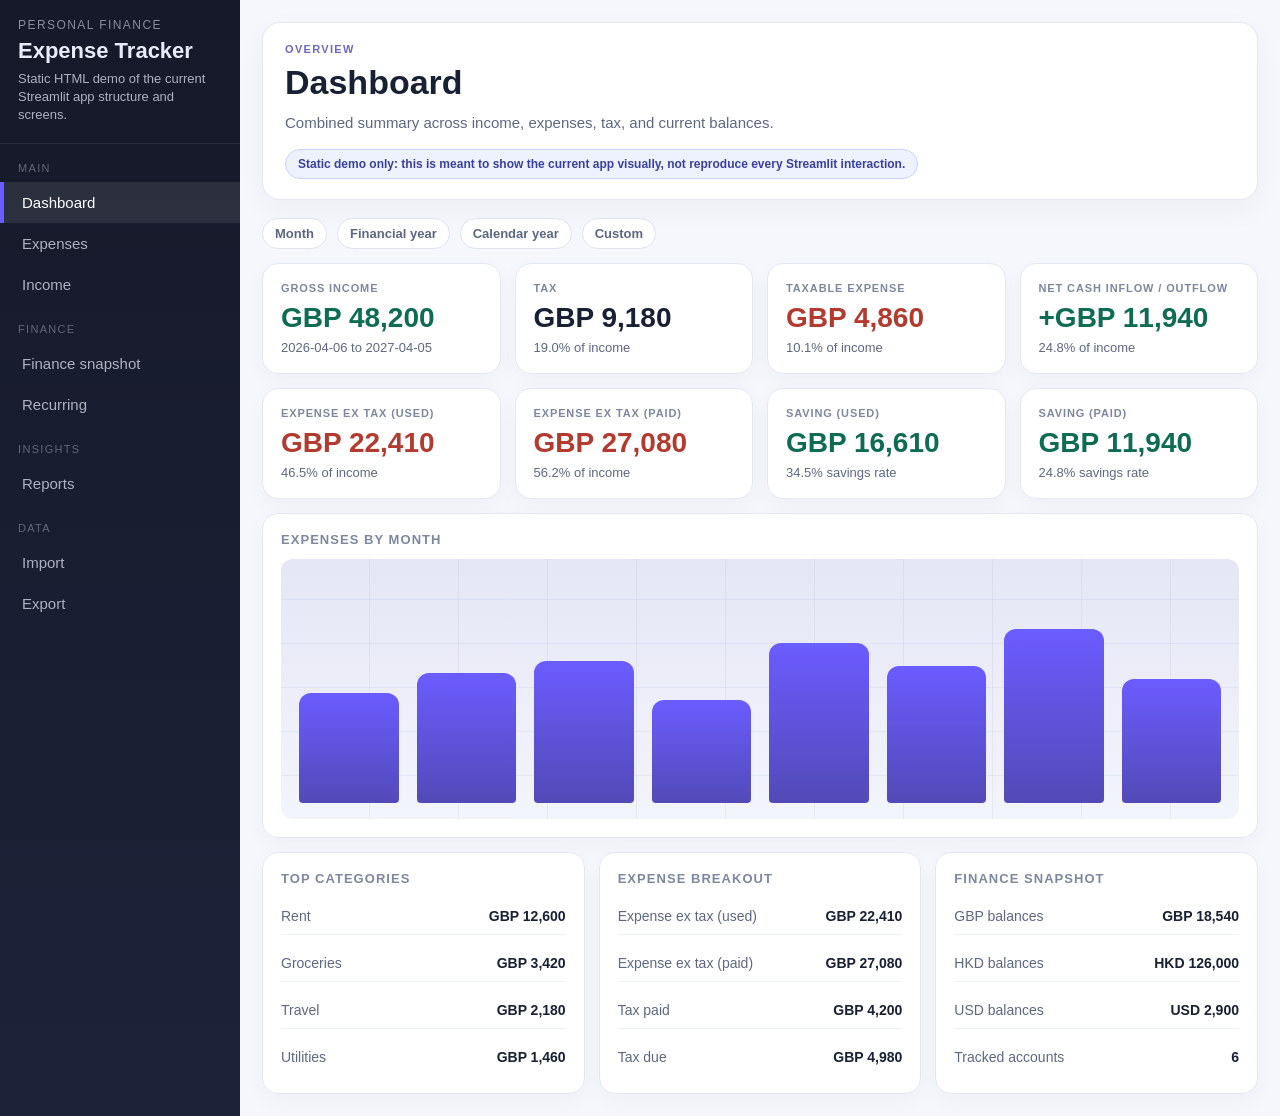
<file: streamlit_snapshot_demo.html>
<!DOCTYPE html>
<html lang="en">
<head>
<meta charset="UTF-8">
<meta name="viewport" content="width=device-width, initial-scale=1.0">
<title>Expense Tracker Streamlit Snapshot Demo</title>
<style>
* { box-sizing: border-box; }
html, body { margin: 0; padding: 0; font-family: "Segoe UI", Arial, sans-serif; background: #f5f7fc; color: #182033; }
body { min-height: 100vh; }
a { color: inherit; }
.app { display: grid; grid-template-columns: 240px 1fr; min-height: 100vh; }
.sidebar { background: linear-gradient(180deg, #151929 0%, #1c2238 100%); color: #e7ecf9; padding: 18px 0; }
.brand { padding: 0 18px 18px; border-bottom: 1px solid rgba(255, 255, 255, 0.08); }
.brand-kicker { font-size: 12px; text-transform: uppercase; letter-spacing: 0.12em; color: rgba(231, 236, 249, 0.55); }
.brand-title { font-size: 22px; font-weight: 700; margin-top: 6px; }
.brand-sub { font-size: 13px; color: rgba(231, 236, 249, 0.72); margin-top: 6px; line-height: 1.4; }
.nav-group { padding: 18px 0 0; }
.nav-title { padding: 0 18px 8px; font-size: 11px; text-transform: uppercase; letter-spacing: 0.12em; color: rgba(231, 236, 249, 0.36); }
.nav-btn {
  width: 100%;
  border: 0;
  background: transparent;
  color: rgba(231, 236, 249, 0.72);
  text-align: left;
  padding: 12px 18px;
  font-size: 15px;
  cursor: pointer;
  border-left: 4px solid transparent;
}
.nav-btn:hover { background: rgba(255, 255, 255, 0.06); color: #fff; }
.nav-btn.active { background: rgba(255, 255, 255, 0.09); color: #fff; border-left-color: #6b5cff; }
.main { padding: 22px; }
.hero {
  background: #fff;
  border: 1px solid #e3e8f3;
  border-radius: 18px;
  padding: 20px 22px;
  box-shadow: 0 10px 30px rgba(15, 23, 42, 0.04);
}
.hero-kicker { text-transform: uppercase; letter-spacing: 0.12em; font-size: 11px; font-weight: 700; color: #6d67c5; }
.hero-title { font-size: 34px; font-weight: 700; margin-top: 8px; }
.hero-desc { font-size: 15px; color: #5d6781; margin-top: 10px; max-width: 920px; line-height: 1.5; }
.hero-note {
  margin-top: 14px;
  display: inline-block;
  background: #eef2ff;
  color: #3940a0;
  border: 1px solid #c7d2fe;
  border-radius: 999px;
  padding: 7px 12px;
  font-size: 12px;
  font-weight: 600;
}
.section { display: none; margin-top: 18px; }
.section.active { display: block; }
.toolbar { display: flex; gap: 10px; flex-wrap: wrap; margin-bottom: 14px; }
.pill {
  padding: 7px 12px;
  border: 1px solid #dce3f1;
  border-radius: 999px;
  background: #fff;
  color: #5d6781;
  font-size: 13px;
  font-weight: 600;
}
.grid-4, .grid-3, .grid-2 { display: grid; gap: 14px; }
.grid-4 { grid-template-columns: repeat(4, minmax(0, 1fr)); }
.grid-3 { grid-template-columns: repeat(3, minmax(0, 1fr)); }
.grid-2 { grid-template-columns: repeat(2, minmax(0, 1fr)); }
.card {
  background: #fff;
  border: 1px solid #e3e8f3;
  border-radius: 16px;
  padding: 18px;
  box-shadow: 0 8px 24px rgba(15, 23, 42, 0.03);
}
.metric-label { font-size: 11px; text-transform: uppercase; letter-spacing: 0.08em; color: #7d879f; font-weight: 700; }
.metric-value { font-size: 28px; font-weight: 700; margin-top: 8px; }
.metric-value.pos { color: #0e6c55; }
.metric-value.neg { color: #b23a2f; }
.metric-sub { margin-top: 6px; font-size: 13px; color: #5d6781; }
.card-title { font-size: 13px; text-transform: uppercase; letter-spacing: 0.08em; color: #7d879f; font-weight: 700; margin-bottom: 12px; }
.card-subtitle { font-size: 14px; font-weight: 700; margin-bottom: 12px; color: #182033; }
.placeholder-chart {
  height: 260px;
  border-radius: 12px;
  background:
    linear-gradient(180deg, rgba(83, 74, 183, 0.10), rgba(83, 74, 183, 0.02)),
    repeating-linear-gradient(
      to right,
      transparent 0,
      transparent 88px,
      rgba(24, 32, 51, 0.05) 88px,
      rgba(24, 32, 51, 0.05) 89px
    ),
    repeating-linear-gradient(
      to top,
      #f6f8fd 0,
      #f6f8fd 43px,
      #e9eef8 43px,
      #e9eef8 44px
    );
  position: relative;
  overflow: hidden;
}
.bars {
  position: absolute;
  left: 18px;
  right: 18px;
  bottom: 16px;
  top: 16px;
  display: flex;
  align-items: end;
  gap: 18px;
}
.bar {
  flex: 1;
  background: linear-gradient(180deg, #6b5cff 0%, #534ab7 100%);
  border-radius: 12px 12px 4px 4px;
  min-width: 18px;
}
.list { display: grid; gap: 10px; }
.list-row {
  display: flex;
  justify-content: space-between;
  gap: 16px;
  padding: 10px 0;
  border-bottom: 1px solid #edf1f8;
  font-size: 14px;
}
.list-row:last-child { border-bottom: 0; }
.list-muted { color: #5d6781; }
.list-strong { font-weight: 700; }
.table-wrap { overflow-x: auto; }
table { width: 100%; border-collapse: collapse; font-size: 14px; }
th, td { padding: 11px 10px; border-bottom: 1px solid #edf1f8; text-align: left; white-space: nowrap; }
th { font-size: 11px; text-transform: uppercase; letter-spacing: 0.08em; color: #7d879f; background: #f8faff; }
.form-grid { display: grid; grid-template-columns: repeat(2, minmax(0, 1fr)); gap: 12px; }
.field label { display: block; font-size: 11px; text-transform: uppercase; letter-spacing: 0.08em; color: #7d879f; font-weight: 700; margin-bottom: 6px; }
.fake-input, .fake-select, .fake-textarea {
  width: 100%;
  border: 1px solid #d8e0ef;
  border-radius: 10px;
  background: #fff;
  color: #182033;
  padding: 11px 12px;
  font-size: 14px;
}
.fake-textarea { min-height: 92px; }
.button-row { display: flex; gap: 10px; flex-wrap: wrap; margin-top: 14px; }
.button-primary, .button-secondary {
  border-radius: 10px;
  padding: 10px 14px;
  font-size: 14px;
  font-weight: 700;
  border: 1px solid transparent;
}
.button-primary { background: #534ab7; color: #fff; }
.button-secondary { background: #fff; color: #182033; border-color: #d8e0ef; }
.tag {
  display: inline-block;
  border-radius: 999px;
  padding: 4px 10px;
  font-size: 12px;
  font-weight: 700;
  background: #eef2ff;
  color: #4f46b8;
}
.split-note {
  margin-top: 10px;
  color: #5d6781;
  font-size: 13px;
  line-height: 1.5;
}
@media (max-width: 1100px) {
  .app { grid-template-columns: 1fr; }
  .sidebar { padding-bottom: 10px; }
  .grid-4 { grid-template-columns: repeat(2, minmax(0, 1fr)); }
  .grid-3 { grid-template-columns: 1fr; }
  .grid-2 { grid-template-columns: 1fr; }
}
@media (max-width: 680px) {
  .main { padding: 14px; }
  .hero { padding: 18px; }
  .hero-title { font-size: 28px; }
  .grid-4 { grid-template-columns: 1fr; }
  .form-grid { grid-template-columns: 1fr; }
  .nav-btn { font-size: 14px; }
}
</style>
</head>
<body>
<div class="app">
  <aside class="sidebar">
    <div class="brand">
      <div class="brand-kicker">Personal Finance</div>
      <div class="brand-title">Expense Tracker</div>
      <div class="brand-sub">Static HTML demo of the current Streamlit app structure and screens.</div>
    </div>

    <div class="nav-group">
      <div class="nav-title">Main</div>
      <button class="nav-btn active" data-target="dashboard">Dashboard</button>
      <button class="nav-btn" data-target="expenses">Expenses</button>
      <button class="nav-btn" data-target="income">Income</button>
    </div>

    <div class="nav-group">
      <div class="nav-title">Finance</div>
      <button class="nav-btn" data-target="finance">Finance snapshot</button>
      <button class="nav-btn" data-target="recurring">Recurring</button>
    </div>

    <div class="nav-group">
      <div class="nav-title">Insights</div>
      <button class="nav-btn" data-target="reports">Reports</button>
    </div>

    <div class="nav-group">
      <div class="nav-title">Data</div>
      <button class="nav-btn" data-target="import">Import</button>
      <button class="nav-btn" data-target="export">Export</button>
    </div>
  </aside>

  <main class="main">
    <section class="hero">
      <div class="hero-kicker" id="hero-kicker">Overview</div>
      <div class="hero-title" id="hero-title">Dashboard</div>
      <div class="hero-desc" id="hero-desc">Combined summary across income, expenses, tax, and current balances.</div>
      <div class="hero-note">Static demo only: this is meant to show the current app visually, not reproduce every Streamlit interaction.</div>
    </section>

    <section class="section active" id="section-dashboard">
      <div class="toolbar">
        <div class="pill">Month</div>
        <div class="pill">Financial year</div>
        <div class="pill">Calendar year</div>
        <div class="pill">Custom</div>
      </div>

      <div class="grid-4">
        <div class="card"><div class="metric-label">Gross income</div><div class="metric-value pos">GBP 48,200</div><div class="metric-sub">2026-04-06 to 2027-04-05</div></div>
        <div class="card"><div class="metric-label">Tax</div><div class="metric-value">GBP 9,180</div><div class="metric-sub">19.0% of income</div></div>
        <div class="card"><div class="metric-label">Taxable expense</div><div class="metric-value neg">GBP 4,860</div><div class="metric-sub">10.1% of income</div></div>
        <div class="card"><div class="metric-label">Net Cash Inflow / Outflow</div><div class="metric-value pos">+GBP 11,940</div><div class="metric-sub">24.8% of income</div></div>
        <div class="card"><div class="metric-label">Expense ex Tax (Used)</div><div class="metric-value neg">GBP 22,410</div><div class="metric-sub">46.5% of income</div></div>
        <div class="card"><div class="metric-label">Expense ex Tax (Paid)</div><div class="metric-value neg">GBP 27,080</div><div class="metric-sub">56.2% of income</div></div>
        <div class="card"><div class="metric-label">Saving (Used)</div><div class="metric-value pos">GBP 16,610</div><div class="metric-sub">34.5% savings rate</div></div>
        <div class="card"><div class="metric-label">Saving (Paid)</div><div class="metric-value pos">GBP 11,940</div><div class="metric-sub">24.8% savings rate</div></div>
      </div>

      <div class="card" style="margin-top: 14px;">
        <div class="card-title">Expenses by month</div>
        <div class="placeholder-chart">
          <div class="bars">
            <div class="bar" style="height: 48%;"></div>
            <div class="bar" style="height: 57%;"></div>
            <div class="bar" style="height: 62%;"></div>
            <div class="bar" style="height: 45%;"></div>
            <div class="bar" style="height: 70%;"></div>
            <div class="bar" style="height: 60%;"></div>
            <div class="bar" style="height: 76%;"></div>
            <div class="bar" style="height: 54%;"></div>
          </div>
        </div>
      </div>

      <div class="grid-3" style="margin-top: 14px;">
        <div class="card">
          <div class="card-title">Top categories</div>
          <div class="list">
            <div class="list-row"><span class="list-muted">Rent</span><span class="list-strong">GBP 12,600</span></div>
            <div class="list-row"><span class="list-muted">Groceries</span><span class="list-strong">GBP 3,420</span></div>
            <div class="list-row"><span class="list-muted">Travel</span><span class="list-strong">GBP 2,180</span></div>
            <div class="list-row"><span class="list-muted">Utilities</span><span class="list-strong">GBP 1,460</span></div>
          </div>
        </div>
        <div class="card">
          <div class="card-title">Expense breakout</div>
          <div class="list">
            <div class="list-row"><span class="list-muted">Expense ex tax (used)</span><span class="list-strong">GBP 22,410</span></div>
            <div class="list-row"><span class="list-muted">Expense ex tax (paid)</span><span class="list-strong">GBP 27,080</span></div>
            <div class="list-row"><span class="list-muted">Tax paid</span><span class="list-strong">GBP 4,200</span></div>
            <div class="list-row"><span class="list-muted">Tax due</span><span class="list-strong">GBP 4,980</span></div>
          </div>
        </div>
        <div class="card">
          <div class="card-title">Finance snapshot</div>
          <div class="list">
            <div class="list-row"><span class="list-muted">GBP balances</span><span class="list-strong">GBP 18,540</span></div>
            <div class="list-row"><span class="list-muted">HKD balances</span><span class="list-strong">HKD 126,000</span></div>
            <div class="list-row"><span class="list-muted">USD balances</span><span class="list-strong">USD 2,900</span></div>
            <div class="list-row"><span class="list-muted">Tracked accounts</span><span class="list-strong">6</span></div>
          </div>
        </div>
      </div>
    </section>

    <section class="section" id="section-expenses">
      <div class="grid-2">
        <div class="card">
          <div class="card-title">Expense Tracker</div>
          <div class="card-subtitle">Quick-add expense form</div>
          <div class="form-grid">
            <div class="field"><label>Date</label><div class="fake-input">2026-06-25</div></div>
            <div class="field"><label>Description</label><div class="fake-input">Tesco weekly shop</div></div>
            <div class="field"><label>Category</label><div class="fake-select">Groceries</div></div>
            <div class="field"><label>Group</label><div class="fake-select">Living</div></div>
            <div class="field"><label>Amount (GBP)</label><div class="fake-input">84.20</div></div>
            <div class="field"><label>Amount (HKD)</label><div class="fake-input">Optional</div></div>
            <div class="field"><label>Payment method</label><div class="fake-select">Monzo Current</div></div>
            <div class="field"><label>Notes</label><div class="fake-input">Family groceries</div></div>
          </div>
          <div class="split-note">The real Streamlit page includes quick entry, recent transactions, filters, inline edits, and delete actions.</div>
          <div class="button-row">
            <div class="button-primary">Save expense</div>
            <div class="button-secondary">Clear</div>
          </div>
        </div>

        <div class="card">
          <div class="card-title">Recent Expenses</div>
          <div class="card-subtitle">Filters and transaction table</div>
          <div class="toolbar">
            <div class="pill">Search description</div>
            <div class="pill">Group filter</div>
            <div class="pill">Category filter</div>
            <div class="pill">Payment method</div>
          </div>
          <div class="table-wrap">
            <table>
              <thead>
                <tr><th>Date</th><th>Description</th><th>Category</th><th>Group</th><th>Amount</th><th>Payment</th></tr>
              </thead>
              <tbody>
                <tr><td>2026-06-24</td><td>Rent</td><td>Housing</td><td>Living</td><td>GBP 1,050.00</td><td>Monzo Current</td></tr>
                <tr><td>2026-06-23</td><td>MTR top-up</td><td>Travel</td><td>Living</td><td>HKD 500.00</td><td>HSBC HK HKD</td></tr>
                <tr><td>2026-06-22</td><td>Accountant fee</td><td>Tax</td><td>TaxPayment</td><td>GBP 300.00</td><td>HSBC HK GBP</td></tr>
                <tr><td>2026-06-21</td><td>Coffee with client</td><td>Food</td><td>Living</td><td>GBP 12.80</td><td>Monzo Current</td></tr>
              </tbody>
            </table>
          </div>
        </div>
      </div>
    </section>

    <section class="section" id="section-income">
      <div class="grid-3">
        <div class="card"><div class="metric-label">Gross income</div><div class="metric-value pos">GBP 48,200</div><div class="metric-sub">All income in selected period</div></div>
        <div class="card"><div class="metric-label">Tax due</div><div class="metric-value">GBP 4,980</div><div class="metric-sub">Tracked separately from tax paid</div></div>
        <div class="card"><div class="metric-label">After-tax income</div><div class="metric-value pos">GBP 43,220</div><div class="metric-sub">Gross minus tax due</div></div>
      </div>

      <div class="grid-2" style="margin-top: 14px;">
        <div class="card">
          <div class="card-title">Income Tracking</div>
          <div class="card-subtitle">Income form</div>
          <div class="form-grid">
            <div class="field"><label>Income date</label><div class="fake-input">2026-06-25</div></div>
            <div class="field"><label>Description</label><div class="fake-input">June salary</div></div>
            <div class="field"><label>Source</label><div class="fake-input">Employer</div></div>
            <div class="field"><label>Currency</label><div class="fake-select">GBP</div></div>
            <div class="field"><label>Gross amount</label><div class="fake-input">4,200.00</div></div>
            <div class="field"><label>Payment account</label><div class="fake-select">Monzo Current</div></div>
          </div>
          <div class="button-row">
            <div class="button-primary">Save Income</div>
            <div class="button-secondary">Import Income CSV</div>
          </div>
        </div>

        <div class="card">
          <div class="card-title">Recent Income</div>
          <div class="table-wrap">
            <table>
              <thead>
                <tr><th>Date</th><th>Description</th><th>Source</th><th>Currency</th><th>Gross</th><th>GBP equiv.</th></tr>
              </thead>
              <tbody>
                <tr><td>2026-06-25</td><td>June salary</td><td>Employer</td><td>GBP</td><td>4,200.00</td><td>GBP 4,200.00</td></tr>
                <tr><td>2026-06-12</td><td>Freelance project</td><td>Client A</td><td>USD</td><td>1,500.00</td><td>GBP 1,180.00</td></tr>
                <tr><td>2026-06-01</td><td>Dividend</td><td>Broker</td><td>HKD</td><td>7,200.00</td><td>GBP 710.00</td></tr>
              </tbody>
            </table>
          </div>
        </div>
      </div>
    </section>

    <section class="section" id="section-finance">
      <div class="grid-3">
        <div class="card"><div class="metric-label">Total (GBP equiv.)</div><div class="metric-value pos">GBP 31,540</div><div class="metric-sub">Latest reference view</div></div>
        <div class="card"><div class="metric-label">Total (HKD equiv.)</div><div class="metric-value">HKD 320,900</div><div class="metric-sub">Converted snapshot total</div></div>
        <div class="card"><div class="metric-label">Accounts tracked</div><div class="metric-value">6</div><div class="metric-sub">Across banks and currencies</div></div>
      </div>

      <div class="grid-2" style="margin-top: 14px;">
        <div class="card">
          <div class="card-title">Finance Snapshot</div>
          <div class="card-subtitle">Current balances</div>
          <div class="list">
            <div class="list-row"><span class="list-muted">Monzo / Current / GBP</span><span class="list-strong">GBP 5,460</span></div>
            <div class="list-row"><span class="list-muted">HSBC HK / GBP / Savings</span><span class="list-strong">GBP 9,820</span></div>
            <div class="list-row"><span class="list-muted">HSBC HK / HKD / Current</span><span class="list-strong">HKD 126,000</span></div>
            <div class="list-row"><span class="list-muted">Broker / USD / Investment</span><span class="list-strong">USD 2,900</span></div>
          </div>
        </div>

        <div class="card">
          <div class="card-title">Update Snapshot</div>
          <div class="form-grid">
            <div class="field"><label>Snapshot date</label><div class="fake-input">2026-06-25</div></div>
            <div class="field"><label>Institution</label><div class="fake-input">Monzo</div></div>
            <div class="field"><label>Account</label><div class="fake-input">Current</div></div>
            <div class="field"><label>Currency</label><div class="fake-select">GBP</div></div>
            <div class="field"><label>Balance</label><div class="fake-input">5,460.00</div></div>
            <div class="field"><label>Account type</label><div class="fake-input">Current account</div></div>
          </div>
          <div class="button-row">
            <div class="button-primary">Save Finance Snapshot</div>
            <div class="button-secondary">View history</div>
          </div>
        </div>
      </div>
    </section>

    <section class="section" id="section-recurring">
      <div class="grid-2">
        <div class="card">
          <div class="card-title">Recurring Expenses</div>
          <div class="list">
            <div class="list-row"><span class="list-muted">Rent <span class="tag">Monthly</span></span><span class="list-strong">GBP 1,050</span></div>
            <div class="list-row"><span class="list-muted">Phone bill <span class="tag">Monthly</span></span><span class="list-strong">GBP 24</span></div>
            <div class="list-row"><span class="list-muted">Gym <span class="tag">Monthly</span></span><span class="list-strong">GBP 55</span></div>
          </div>
        </div>
        <div class="card">
          <div class="card-title">Recurring Income</div>
          <div class="list">
            <div class="list-row"><span class="list-muted">Salary <span class="tag">Monthly</span></span><span class="list-strong">GBP 4,200</span></div>
            <div class="list-row"><span class="list-muted">Rental income <span class="tag">Monthly</span></span><span class="list-strong">GBP 980</span></div>
          </div>
          <div class="card-subtitle" style="margin-top: 18px;">New recurring template</div>
          <div class="form-grid">
            <div class="field"><label>Description</label><div class="fake-input">Salary</div></div>
            <div class="field"><label>Category</label><div class="fake-select">Employment</div></div>
            <div class="field"><label>Amount</label><div class="fake-input">4,200.00</div></div>
            <div class="field"><label>Day of month</label><div class="fake-input">28</div></div>
            <div class="field"><label>Start date</label><div class="fake-input">2026-01-01</div></div>
            <div class="field"><label>End date</label><div class="fake-input">Optional</div></div>
          </div>
        </div>
      </div>
    </section>

    <section class="section" id="section-reports">
      <div class="toolbar">
        <div class="pill">Financial year</div>
        <div class="pill">All groups</div>
        <div class="pill">All categories</div>
      </div>

      <div class="grid-3">
        <div class="card"><div class="metric-label">Total (GBP)</div><div class="metric-value">GBP 27,080</div><div class="metric-sub">Filtered period</div></div>
        <div class="card"><div class="metric-label">Total (HKD)</div><div class="metric-value">HKD 22,400</div><div class="metric-sub">HKD expenses only</div></div>
        <div class="card"><div class="metric-label">Transactions</div><div class="metric-value">142</div><div class="metric-sub">In date range</div></div>
      </div>

      <div class="grid-2" style="margin-top: 14px;">
        <div class="card">
          <div class="card-title">Spending by category</div>
          <div class="placeholder-chart">
            <div class="bars">
              <div class="bar" style="height: 76%;"></div>
              <div class="bar" style="height: 42%;"></div>
              <div class="bar" style="height: 34%;"></div>
              <div class="bar" style="height: 29%;"></div>
              <div class="bar" style="height: 22%;"></div>
            </div>
          </div>
        </div>
        <div class="card">
          <div class="card-title">Largest expenses</div>
          <div class="table-wrap">
            <table>
              <thead>
                <tr><th>Date</th><th>Description</th><th>Category</th><th>Amount</th></tr>
              </thead>
              <tbody>
                <tr><td>2026-06-24</td><td>Rent</td><td>Housing</td><td>GBP 1,050.00</td></tr>
                <tr><td>2026-05-18</td><td>Flight to Hong Kong</td><td>Travel</td><td>GBP 780.00</td></tr>
                <tr><td>2026-04-07</td><td>Self-assessment payment</td><td>Tax</td><td>GBP 620.00</td></tr>
              </tbody>
            </table>
          </div>
        </div>
      </div>
    </section>

    <section class="section" id="section-import">
      <div class="grid-2">
        <div class="card">
          <div class="card-title">Import</div>
          <div class="card-subtitle">Expense CSV import</div>
          <div class="fake-textarea">Expected columns:

date
description
category
group
amount_gbp
amount_hkd
tax_deductable
payment_method
notes</div>
          <div class="split-note">The real Streamlit page validates rows, previews data, and warns before insertion.</div>
        </div>
        <div class="card">
          <div class="card-title">Import Income CSV</div>
          <div class="card-subtitle">Income import with GBP conversion support</div>
          <div class="fake-textarea">Expected columns:

income_date
description
source
currency
gross_amount
gross_amount_gbp
fx_rate_to_gbp
is_taxable
payment_account
notes</div>
        </div>
      </div>
    </section>

    <section class="section" id="section-export">
      <div class="grid-2">
        <div class="card">
          <div class="card-title">Export</div>
          <div class="card-subtitle">Expense CSV backup</div>
          <div class="form-grid">
            <div class="field"><label>From date</label><div class="fake-input">2026-04-06</div></div>
            <div class="field"><label>To date</label><div class="fake-input">2027-04-05</div></div>
            <div class="field"><label>Category filter</label><div class="fake-select">All categories</div></div>
            <div class="field"><label>Format</label><div class="fake-select">CSV</div></div>
          </div>
          <div class="button-row"><div class="button-primary">Download expenses CSV</div></div>
        </div>
        <div class="card">
          <div class="card-title">Income Export</div>
          <div class="card-subtitle">Income CSV backup</div>
          <div class="form-grid">
            <div class="field"><label>From date</label><div class="fake-input">2026-04-06</div></div>
            <div class="field"><label>To date</label><div class="fake-input">2027-04-05</div></div>
            <div class="field"><label>Format</label><div class="fake-select">CSV</div></div>
            <div class="field"><label>Filename preview</label><div class="fake-input">income_export_2026-06-25.csv</div></div>
          </div>
          <div class="button-row"><div class="button-primary">Download income CSV</div></div>
        </div>
      </div>
    </section>
  </main>
</div>

<script>
const meta = {
  dashboard: {
    kicker: "Overview",
    title: "Dashboard",
    desc: "Combined summary across income, expenses, tax, and current balances."
  },
  expenses: {
    kicker: "Expenses",
    title: "Expense Tracker",
    desc: "Quick-add expenses, review recent activity, export backups, and run reports."
  },
  income: {
    kicker: "Income",
    title: "Income Tracking",
    desc: "Track gross income separately while reading tax-paid history from expense records."
  },
  finance: {
    kicker: "Finance",
    title: "Finance Snapshot",
    desc: "Current balances, transfers, and exchange history outside the expense ledger."
  },
  recurring: {
    kicker: "Finance",
    title: "Recurring",
    desc: "Manage recurring expense templates and review upcoming committed spending."
  },
  reports: {
    kicker: "Insights",
    title: "Reports",
    desc: "Review filtered spending totals, category breakdowns, and longer-term trends."
  },
  import: {
    kicker: "Data",
    title: "Import",
    desc: "Validate and import expense or income CSV files into the tracker."
  },
  export: {
    kicker: "Data",
    title: "Export",
    desc: "Download CSV backups of your expense and income history."
  }
};

const navButtons = document.querySelectorAll(".nav-btn");
const sections = document.querySelectorAll(".section");
const heroKicker = document.getElementById("hero-kicker");
const heroTitle = document.getElementById("hero-title");
const heroDesc = document.getElementById("hero-desc");

function showSection(target) {
  navButtons.forEach((button) => {
    button.classList.toggle("active", button.dataset.target === target);
  });

  sections.forEach((section) => {
    section.classList.toggle("active", section.id === "section-" + target);
  });

  heroKicker.textContent = meta[target].kicker;
  heroTitle.textContent = meta[target].title;
  heroDesc.textContent = meta[target].desc;
}

navButtons.forEach((button) => {
  button.addEventListener("click", () => showSection(button.dataset.target));
});
</script>
</body>
</html>
</file>
